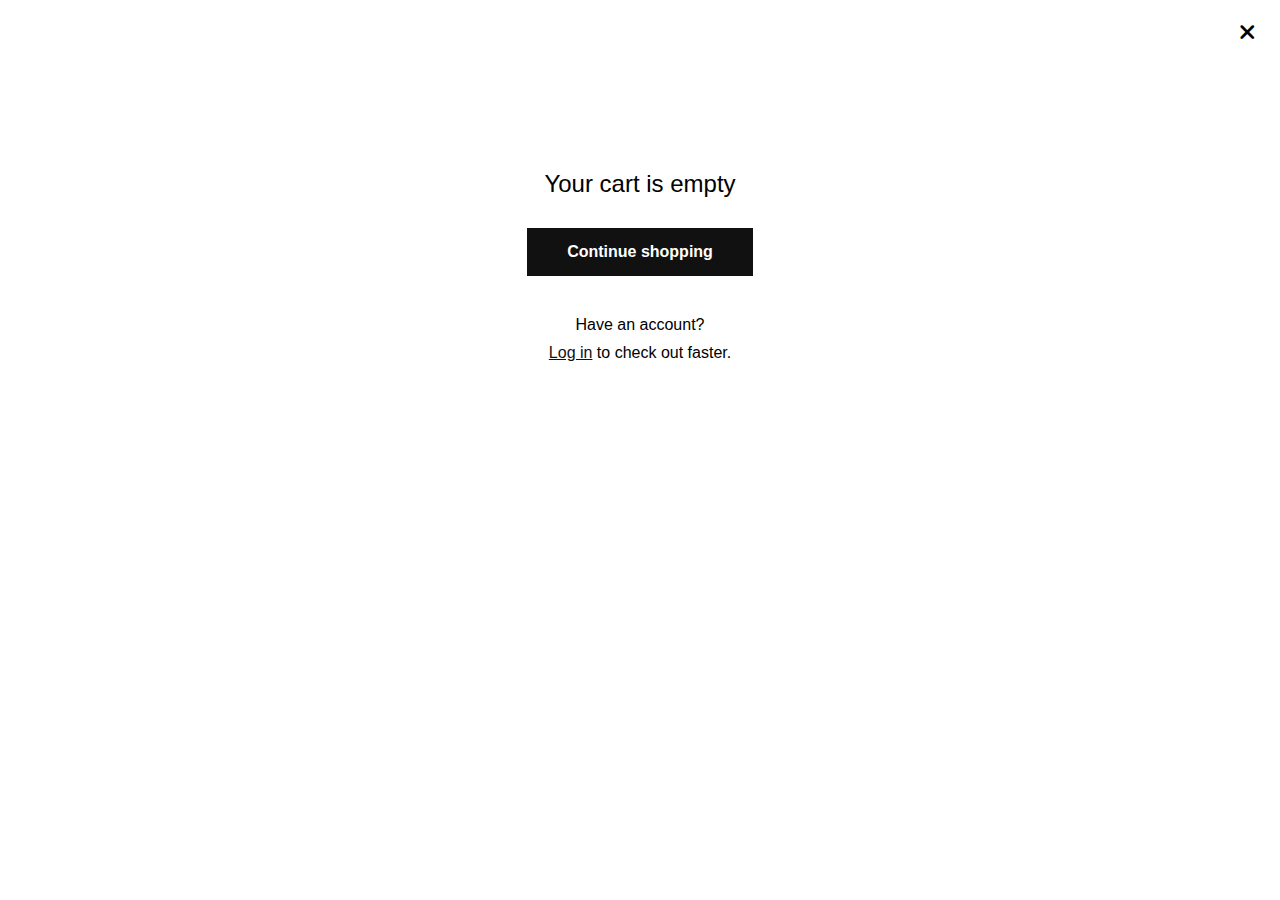
<file: cart.html>
<!DOCTYPE html>
<html lang="en">
<head>
  <meta charset="UTF-8" />
  <meta name="viewport" content="width=device-width, initial-scale=1.0"/>
  <title>Cart - TrendyWear</title>
  <link rel="stylesheet" href="https://cdnjs.cloudflare.com/ajax/libs/font-awesome/6.5.0/css/all.min.css"/>
  <style>
    /* Reset and base styles */
    * {
      margin: 0;
      padding: 0;
      box-sizing: border-box;
      font-family: 'Helvetica Neue', sans-serif;
    }

    body {
      background-color: #fff;
      display: flex;
      justify-content: center;
      align-items: center;
      height: 100vh;
    }

    /* Cart overlay container */
    .cart-overlay {
      width: 100%;
      height: 100%;
      background-color: #fff;
      position: relative;
    }

    /* Cart box content */
    .cart-box {
      max-width: 400px;
      margin: 150px auto 0;
      text-align: center;
      padding: 20px;
    }

    /* Close button (X icon) */
    .close-btn {
      position: absolute;
      top: 20px;
      right: 25px;
      background: none;
      border: none;
      font-size: 22px;
      cursor: pointer;
    }

    /* Title */
    .cart-box h2 {
      font-size: 24px;
      margin-bottom: 30px;
      font-weight: 500;
    }

    /* Continue Shopping button */
    .shop-btn {
      background-color: #111;
      color: #fff;
      border: none;
      padding: 15px 40px;
      font-size: 16px;
      font-weight: bold;
      cursor: pointer;
      margin-bottom: 40px;
      transition: background-color 0.3s ease;
    }

    .shop-btn:hover {
      background-color: #333;
    }

    /* Account text and login link */
    .account-text {
      font-size: 16px;
      font-weight: 500;
      margin-bottom: 10px;
    }

    .login-link {
      color: #111;
      text-decoration: underline;
      font-weight: 500;
    }

    .login-link:hover {
      color: #555;
    }
  </style>
</head>
<body>

  <div class="cart-overlay">
    <div class="cart-box">
      <button class="close-btn"><i class="fas fa-times"></i></button>
      <h2>Your cart is empty</h2>
      <button class="shop-btn">Continue shopping</button>
      <p class="account-text">Have an account?</p>
      <p><a href="#" class="login-link">Log in</a> to check out faster.</p>
    </div>
  </div>

</body>
</html>
</file>
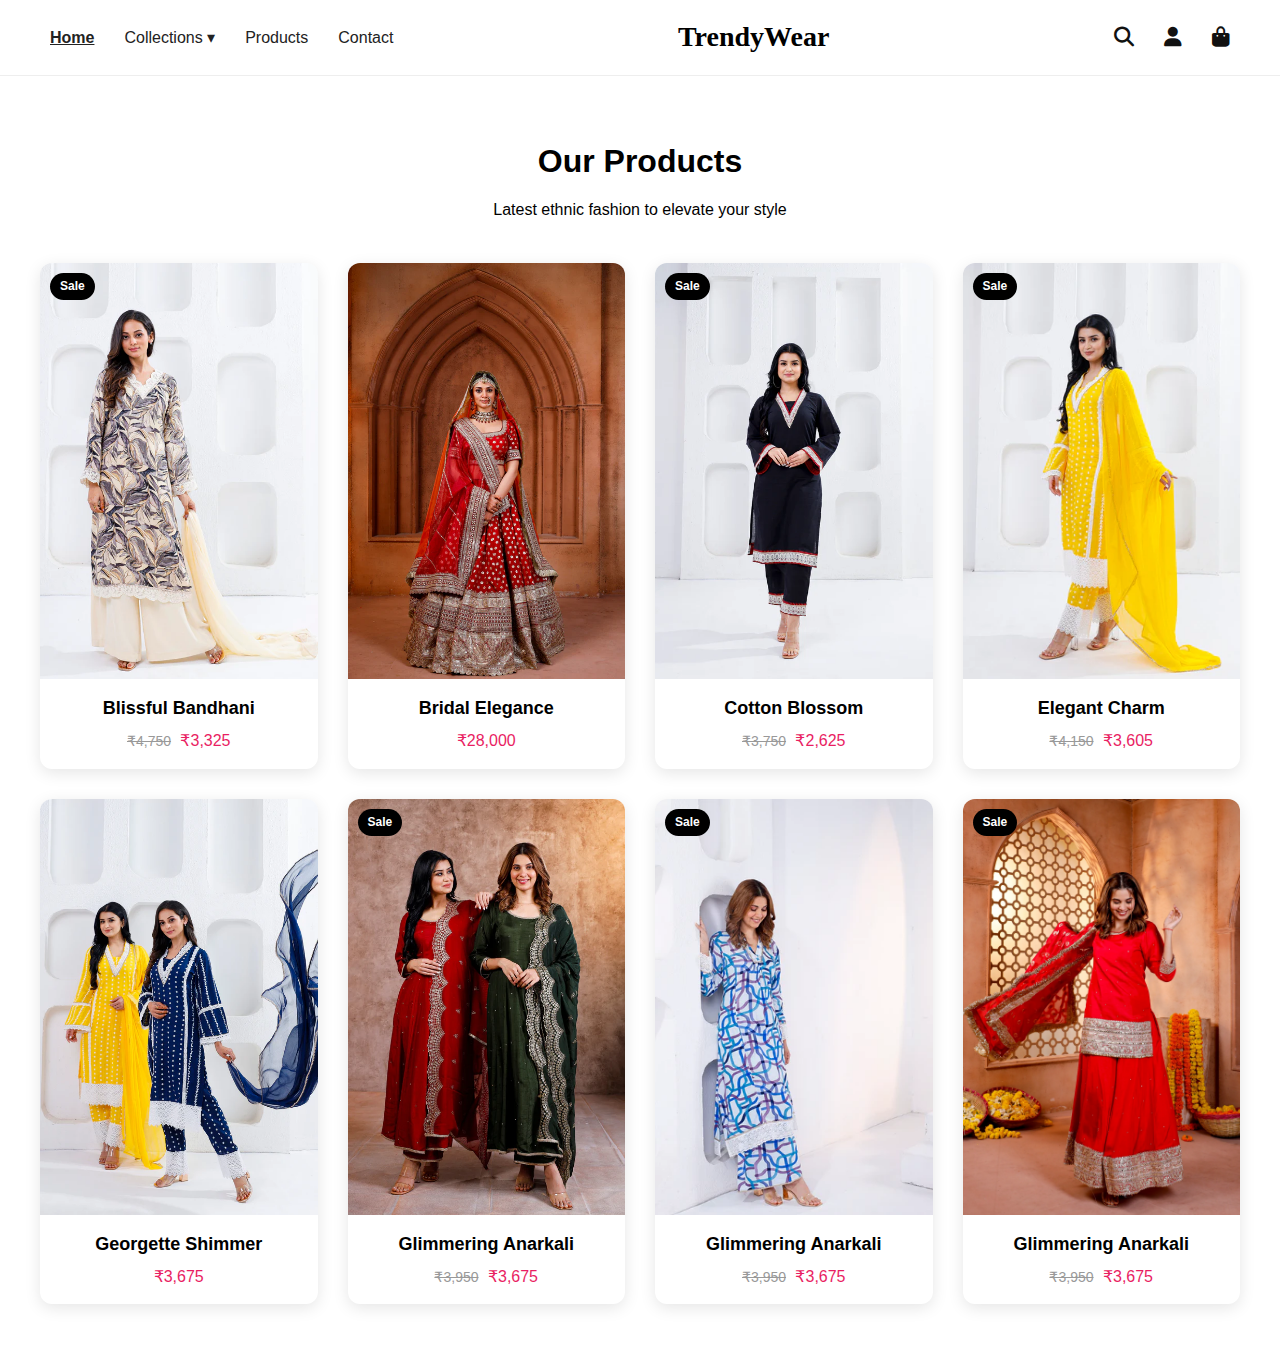
<file: product.html>
<!DOCTYPE html>
<html lang="en">
<head>
  <meta charset="UTF-8" />
  <meta name="viewport" content="width=device-width, initial-scale=1.0"/>
  <title>TrendyWear | Products</title>
  <link rel="stylesheet" href="style.css">
  <style>
    body {
      font-family: 'Poppins', sans-serif;
      margin: 0;
      padding: 0;
      background: #fdfdfd;
    }

    .navbar {
      background: white;
      padding: 20px;
      display: flex;
      justify-content: center;
      box-shadow: 0 2px 8px rgba(0,0,0,0.1);
    }

    .navbar ul {
      list-style: none;
      display: flex;
      gap: 30px;
      margin: 0;
      padding: 0;
    }

    .navbar li a {
      text-decoration: none;
      font-weight: 600;
      color: #111;
    }

    .product-section {
      padding: 60px 40px;
      text-align: center;
    }

    .product-section h2 {
      font-size: 32px;
      margin-bottom: 10px;
    }

    .product-grid {
      display: grid;
      grid-template-columns: repeat(auto-fit, minmax(260px, 1fr));
      gap: 30px;
      margin-top: 40px;
    }

    .product-card {
      background: white;
      border-radius: 12px;
      box-shadow: 0 4px 16px rgba(0,0,0,0.1);
      overflow: hidden;
      transition: transform 0.3s ease;
    }

    .product-card:hover {
      transform: translateY(-6px);
    }

    .product-card img {
      width: 100%;
      height: auto;
      display: block;
    }

    .product-info {
      padding: 15px;
    }

    .product-info h4 {
      font-size: 18px;
      font-weight: 600;
      margin-bottom: 5px;
    }

    .product-info p {
      font-size: 16px;
      color: #E91E63;
      margin: 0;
    }

    .old-price {
      text-decoration: line-through;
      color: #999;
      font-size: 14px;
    }

    .badge {
      position: absolute;
      background: #000;
      color: #fff;
      padding: 4px 10px;
      border-radius: 20px;
      font-size: 12px;
      top: 10px;
      left: 10px;
    }

    .product-card .img-wrap {
      position: relative;
    }
  </style>
</head>
<body>
    <header class="main-header">
        <nav class="nav-container">
          <ul class="nav-left">
            <li><a href="index.html" class="active">Home</a></li>
            <li class="dropdown">
              <a href="#">Collections ▾</a>
            </li>
            <li><a href="product.html">Products</a></li>
            <li><a href="#index.html">Contact</a></li>
          </ul>
    
          <div class="logo"><span>TrendyWear</span></div>
    
          <ul class="nav-icons">
            <li><i class="fas fa-search"></i></li>
            <li><i class="fas fa-user" onclick="openModal('signinModal')"></i></li>
            <li><i class="fas fa-shopping-bag"></i></li>
          </ul>
        </nav>
      </header>
    
  <section class="product-section">
    <h2>Our Products</h2>
    <p>Latest ethnic fashion to elevate your style</p>

    <div class="product-grid">

      <div class="product-card">
        <div class="img-wrap">
          <img src="images/rozana.jpg" alt="Blissful Bandhani">
          <div class="badge">Sale</div>
        </div>
        <div class="product-info">
          <h4>Blissful Bandhani</h4>
          <p><span class="old-price">₹4,750</span> ₹3,325</p>
        </div>
      </div>

      <div class="product-card">
        <img src="images/brides.jpg" alt="Bridal Elegance">
        <div class="product-info">
          <h4>Bridal Elegance</h4>
          <p>₹28,000</p>
        </div>
      </div>

      <div class="product-card">
        <div class="img-wrap">
          <img src="images/TopPicks6.jpg" alt="Cotton Blossom">
          <div class="badge">Sale</div>
        </div>
        <div class="product-info">
          <h4>Cotton Blossom</h4>
          <p><span class="old-price">₹3,750</span> ₹2,625</p>
        </div>
      </div>

      <div class="product-card">
        <div class="img-wrap">
          <img src="images/TopPicks3.jpg" alt="Elegant Charm">
          <div class="badge">Sale</div>
        </div>
        <div class="product-info">
          <h4>Elegant Charm</h4>
          <p><span class="old-price">₹4,150</span> ₹3,605</p>
        </div>
      </div>

      <div class="product-card">
        <img src="images/newKuchKhaas.jpg" alt="Georgette Shimmer">
        <div class="product-info">
          <h4>Georgette Shimmer</h4>
          <p>₹3,675</p>
        </div>
      </div>

      <div class="product-card">
        <div class="img-wrap">
          <img src="images/tyohaaron.jpg" alt="Glimmering Anarkali">
          <div class="badge">Sale</div>
        </div>
        <div class="product-info">
          <h4>Glimmering Anarkali</h4>
          <p><span class="old-price">₹3,950</span> ₹3,675</p>
        </div>
      </div>

      <div class="product-card">
        <div class="img-wrap">
          <img src="images/TopPicks2.jpg" alt="Glimmering Anarkali">
          <div class="badge">Sale</div>
        </div>
        <div class="product-info">
          <h4>Glimmering Anarkali</h4>
          <p><span class="old-price">₹3,950</span> ₹3,675</p>
        </div>
      </div>

      <div class="product-card">
        <div class="img-wrap">
          <img src="images/TopPicks4.jpg" alt="Glimmering Anarkali">
          <div class="badge">Sale</div>
        </div>
        <div class="product-info">
          <h4>Glimmering Anarkali</h4>
          <p><span class="old-price">₹3,950</span> ₹3,675</p>
        </div>
      </div>

    </div>
  </section>

</body>
</html>
</file>
<file: style.css>
/* FontAwesome (required for icons) */
@import url('https://cdnjs.cloudflare.com/ajax/libs/font-awesome/6.5.0/css/all.min.css');

/* Reset */
* {
  margin: 0;
  padding: 0;
  box-sizing: border-box;
}
body {
  margin: 0;
  padding: 0;
  font-family: 'Segoe UI', sans-serif;
  line-height: 1.6;
}

/* Navbar */
.navbar {
  display: flex;
  justify-content: space-between;
  align-items: center;
  padding: 1rem 2rem;
  background-color: #fff;
  border-bottom: 1px solid #eee;
}
.navbar .logo {
  display: flex;
  align-items: center;
}
.navbar .logo img {
  width: 40px;
  height: 40px;
  object-fit: contain;
  margin-right: 10px;
}
.navbar .nav-links {
  list-style: none;
  display: flex;
  gap: 20px;
}
.navbar .nav-links li a {
  text-decoration: none;
  color: #333;
  font-weight: 500;
}
.auth-buttons button {
  margin-left: 10px;
  padding: 5px 10px;
  background-color: black;
  color: white;
  border: none;
  border-radius: 4px;
  cursor: pointer;
}

/* Nav Container (Header Layout) */
.main-header {
  background: #fff;
  padding: 15px 50px;
  border-bottom: 1px solid #eee;
  display: flex;
  justify-content: center;
  align-items: center;
  font-family: 'Arial', sans-serif;
}
.nav-container {
  width: 100%;
  max-width: 1300px;
  display: flex;
  justify-content: space-between;
  align-items: center;
}
.nav-left,
.nav-icons {
  list-style: none;
  display: flex;
  gap: 30px;
  align-items: center;
  padding: 0;
  margin: 0;
}
.nav-left li a {
  text-decoration: none;
  color: #222;
  font-size: 16px;
  font-weight: 500;
}
.nav-left li a.active {
  font-weight: bold;
  text-decoration: underline;
}
.nav-icons li {
  font-size: 20px;
  cursor: pointer;
}
.nav-icons li i {
  color: #111;
}
.nav-left a:hover,
.nav-icons i:hover {
  color: #000;
}

/* Logo Text */
.logo h1 {
  font-family: 'Brush Script MT', cursive;
  font-size: 26px;
  margin: 0;
}
.logo .label {
  font-style: italic;
}
.logo .dki {
  font-family: 'Georgia', serif;
  font-weight: bold;
}
.logo {
  font-size: 26px;
  font-family: 'Georgia', serif;
  font-weight: normal;
  color: black;
}
.logo span {
  font-weight: bold;
  font-size: 28px;
}

/* Dropdown Styles */
.dropdown {
  position: relative;
}
.dropdown-menu {
  display: none;
  position: absolute;
  background: white;
  list-style: none;
  margin-top: 10px;
  padding: 10px 0;
  border: 1px solid #ccc;
  width: 150px;
}
.dropdown:hover .dropdown-menu {
  display: block;
}
.dropdown-menu li {
  padding: 5px 20px;
}
.dropdown-menu li a {
  color: #333;
}
.dropdown-menu li a:hover {
  color: #000;
  font-weight: bold;
}

/* Hero Slider */
.hero-slider {
  position: relative;
  width: 100%;
  height: 500px;
  overflow: hidden;
}
.slider {
  width: 100%;
  height: 100%;
  position: relative;
}
.slide {
  width: 100%;
  height: 100%;
  object-fit: cover;
  display: none;
  position: absolute;
  top: 0;
  left: 0;
}
.slide.active {
  display: block;
}
.hero-text {
  position: absolute;
  top: 30%;
  left: 10%;
  color: white;
  background-color: rgba(0, 0, 0, 0.3);
  padding: 1rem;
  border-radius: 10px;
}

/* Sections */
.section {
  padding: 2rem;
  text-align: center;
}
.image-row {
  display: flex;
  flex-wrap: wrap;
  justify-content: center;
  gap: 20px;
  margin-top: 1rem;
}
.section-image {
  width: 250px;
  height: 320px;
  object-fit: cover;
  border-radius: 8px;
}

/* Contact Section */
.contact-section {
  padding: 3rem 2rem;
  background-color: #f9f9f9;
}
.contact-form {
  max-width: 700px;
  margin: 0 auto;
  display: grid;
  grid-template-columns: 1fr 1fr;
  gap: 1rem;
}
.contact-form input,
.contact-form textarea {
  padding: 10px;
  border: 1px solid #ccc;
  border-radius: 4px;
  font-size: 1rem;
  width: 100%;
}
.contact-form textarea {
  grid-column: span 2;
  height: 100px;
}
.contact-form button {
  grid-column: span 2;
  padding: 10px 20px;
  background-color: black;
  color: white;
  border: none;
  font-size: 1rem;
  border-radius: 4px;
  cursor: pointer;
}
.contact-info {
  display: flex;
  justify-content: space-around;
  margin-top: 2rem;
  flex-wrap: wrap;
  text-align: left;
}
.contact-info div {
  max-width: 300px;
}
.contact-info h4 {
  margin-bottom: 0.5rem;
}

/* Footer */
footer {
  text-align: center;
  padding: 1rem;
  background-color: #222;
  color: white;
}

/* Modal */
.modal {
  display: none;
  position: fixed;
  z-index: 1000;
  left: 0;
  top: 0;
  width: 100vw;
  height: 100vh;
  background: rgba(0, 0, 0, 0.5);
  justify-content: center;
  align-items: center;
}
.modal-content {
  background: #fff;
  padding: 2rem;
  border-radius: 8px;
  width: 300px;
  text-align: center;
  position: relative;
}
.modal-content input {
  width: 100%;
  margin: 10px 0;
  padding: 10px;
  border-radius: 4px;
  border: 1px solid #ccc;
}
.modal-content button {
  background-color: black;
  color: white;
  border: none;
  padding: 10px;
  width: 100%;
  border-radius: 4px;
  cursor: pointer;
}
.close {
  position: absolute;
  right: 15px;
  top: 10px;
  font-size: 20px;
  cursor: pointer;
}
.top-picks-section {
  padding: 60px 30px;
  background-color: #fff;
  text-align: center;
}

.top-picks-title {
  font-size: 2rem;
  font-weight: bold;
  margin-bottom: 10px;
}

.top-picks-subtitle {
  font-size: 1rem;
  color: #555;
  margin-bottom: 40px;
}

.top-picks-grid {
  display: grid;
  grid-template-columns: repeat(auto-fit, minmax(220px, 1fr));
  gap: 30px;
  justify-content: center;
}

.product-card {
  background-color: #fdfdfd;
  border-radius: 10px;
  overflow: hidden;
  box-shadow: 0 4px 10px rgba(0,0,0,0.08);
  transition: transform 0.3s ease;
}

.product-card:hover {
  transform: translateY(-5px);
}

.product-image {
  position: relative;
}

.product-image img {
  width: 100%;
  height: auto;
  display: block;
}

.badge {
  position: absolute;
  top: 12px;
  left: 12px;
  background-color: #000;
  color: #fff;
  font-size: 12px;
  padding: 4px 12px;
  border-radius: 20px;
  font-weight: 600;
}

.sale {
  background-color: #ff4081;
}

.sold-out {
  background-color: gray;
}

.product-name {
  font-size: 1.1rem;
  font-weight: 600;
  margin: 15px 0 5px;
}

.product-price {
  font-size: 0.95rem;
  margin-bottom: 20px;
  color: #444;
}

.original-price {
  text-decoration: line-through;
  color: #888;
  margin-right: 8px;
}

.discounted-price {
  font-weight: bold;
  color: #222;
}
.collections-section {
  padding: 60px 30px;
  text-align: center;
  background-color: #fff;
}

.collections-title {
  font-size: 2rem;
  font-weight: bold;
  margin-bottom: 40px;
}

.collections-grid {
  display: grid;
  grid-template-columns: repeat(auto-fit, minmax(250px, 1fr));
  gap: 30px;
  justify-items: center;
}

.collection-card {
  background-color: #fff;
  border-radius: 8px;
  overflow: hidden;
  box-shadow: 0 4px 15px rgba(0, 0, 0, 0.08);
  transition: transform 0.3s ease;
  cursor: pointer;
  max-width: 100%;
}

.collection-card:hover {
  transform: translateY(-5px);
}

.collection-card img {
  width: 100%;
  height: auto;
  display: block;
}

.collection-label {
  font-size: 1rem;
  font-weight: 500;
  padding: 16px;
  color: #111;
  border-top: 1px solid #eee;
  text-align: center;
}
.product-section {
  padding: 50px 30px;
  background: #fff;
  font-family: 'Poppins', sans-serif;
}

.product-toolbar {
  display: flex;
  justify-content: space-between;
  align-items: center;
  margin-bottom: 40px;
  flex-wrap: wrap;
}

.filter {
  font-size: 16px;
  display: flex;
  align-items: center;
  gap: 10px;
}

.sort {
  font-size: 16px;
  display: flex;
  align-items: center;
  gap: 10px;
}

.sort select {
  padding: 5px 10px;
  border: 1px solid #ddd;
  border-radius: 4px;
}

.product-grid {
  display: grid;
  grid-template-columns: repeat(auto-fit, minmax(280px, 1fr));
  gap: 30px;
}

.product-card {
  background: #fff;
  border-radius: 8px;
  overflow: hidden;
  text-align: center;
  box-shadow: 0 0 10px rgba(0,0,0,0.08);
  transition: transform 0.3s ease;
}

.product-card:hover {
  transform: translateY(-5px);
}

.product-image {
  position: relative;
}

.product-image img {
  width: 100%;
  display: block;
}

.sale-badge {
  position: absolute;
  top: 10px;
  left: 10px;
  background: black;
  color: white;
  padding: 4px 10px;
  font-size: 12px;
  border-radius: 30px;
}

.product-info {
  padding: 16px;
}

.product-info h3 {
  font-size: 18px;
  margin: 10px 0 6px;
}

.product-info p {
  font-size: 16px;
  color: #333;
}

.old-price {
  text-decoration: line-through;
  color: #999;
  margin-right: 5px;
}
.casuals-section {
  padding: 60px 30px;
  background-color: #fff;
  text-align: center;
  font-family: 'Poppins', sans-serif;
}

.casuals-header h2 {
  font-size: 28px;
  font-weight: 700;
  margin-bottom: 10px;
}

.casuals-header p {
  font-size: 16px;
  color: #555;
  margin-bottom: 40px;
}

.casuals-grid {
  display: grid;
  grid-template-columns: repeat(auto-fit, minmax(240px, 1fr));
  gap: 20px;
  justify-items: center;
}

.casual-card {
  border-radius: 12px;
  overflow: hidden;
  box-shadow: 0 4px 12px rgba(0,0,0,0.08);
  background: #fff;
  transition: transform 0.3s ease;
  max-width: 260px;
}

.casual-card:hover {
  transform: translateY(-5px);
}

.casual-card img {
  width: 100%;
  height: auto;
  display: block;
}

.casual-info {
  padding: 15px;
}

.casual-info h4 {
  font-size: 16px;
  font-weight: 600;
  margin: 5px 0;
}

.casual-info p {
  font-size: 15px;
  color: #E91E63;
  margin: 0;
}
.modal {
  display: none;
  position: fixed;
  justify-content: center;
  align-items: center;
  /* other styling */
}
</file>
